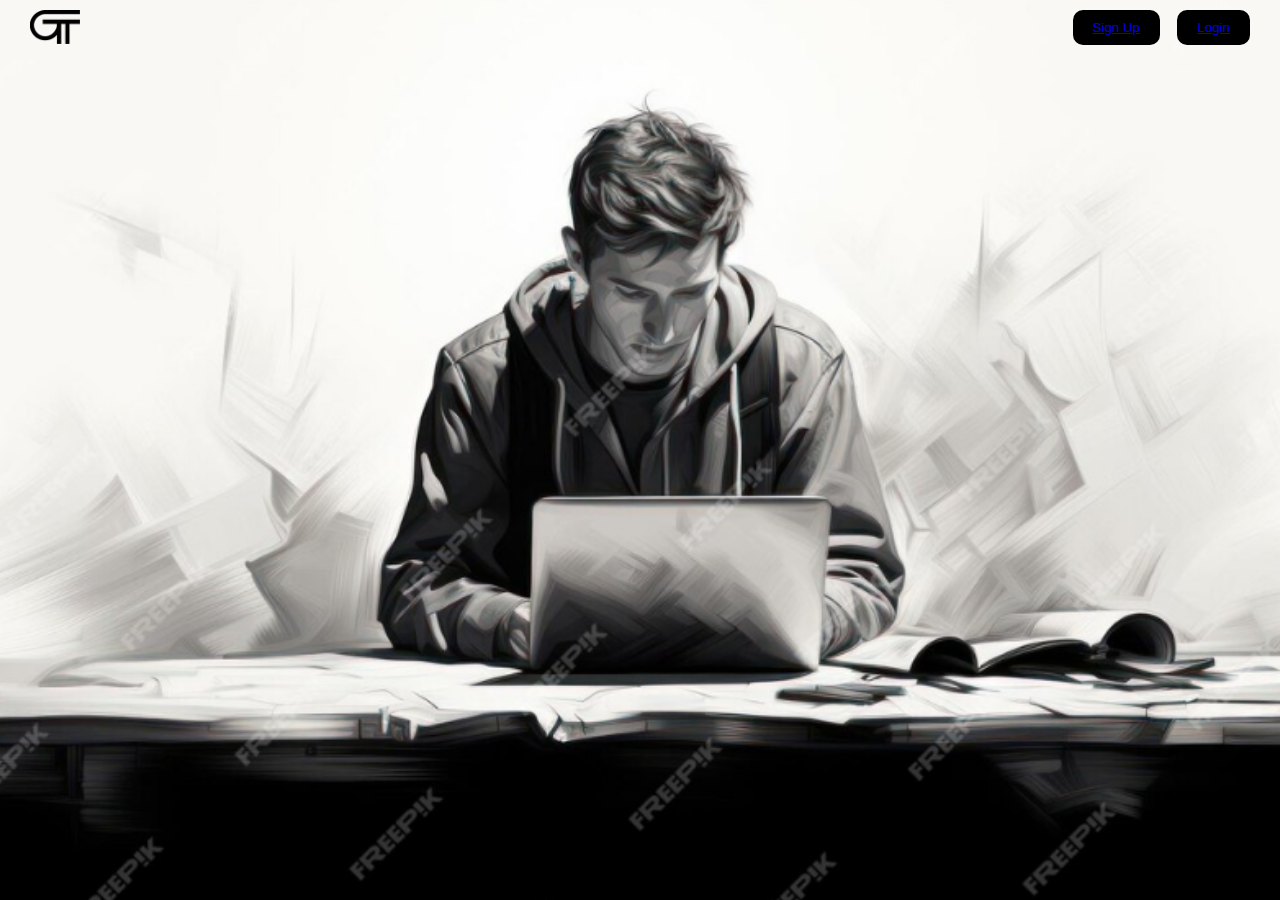
<file: index.html>
<!DOCTYPE html>
<html lang="en">
<head>
    <meta charset="UTF-8">
    <meta name="viewport" content="width=device-width, initial-scale=1.0">
    <link rel="icon" type="image/png" href="assest/favicon.png" sizes="16x16">
    <link rel="stylesheet" href="style.css">
    <title>Get Treat</title>
</head>
<body>
    <div class="header">
        <img class="icon" src="assest/favicon.png" alt="">
        <button class="button one"><a href="login.html">Login</a></button>
        <button class="button two"><a href="SIGUP.html">Sign Up</a></button>
</div>
<script src="script.js"></script> 
</body>
</html>
</file>
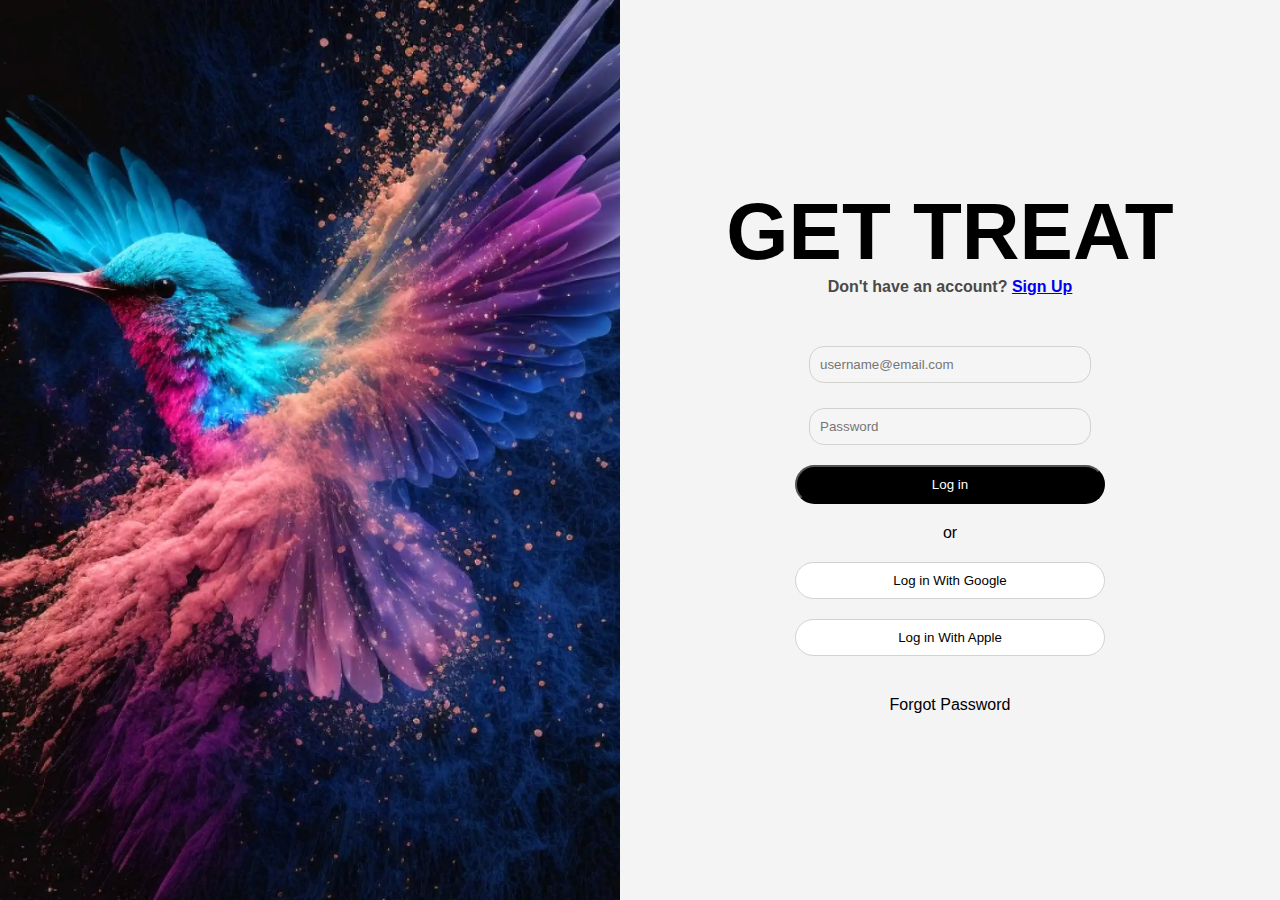
<file: login.html>
<!DOCTYPE html>
<html lang="en">
<head>
    <meta charset="UTF-8">
    <meta name="viewport" content="width=device-width, initial-scale=1.0">
    <title>GET TREAT - Login</title>
    <link rel="stylesheet" href="style1.css">
    <link rel="icon" type="image/png" href="assest/favicon.png" sizes="16x16">
</head>
<body>
<div class="container">
    <div class="sidebar">
        <img class="loginimg" src="assest/birdlogin.webp" alt="">
    </div>

    <div class="home">
        <section id="login-page">
            <div class="loginhead">GET TREAT
                <div class="doregister">Don't have an account? <a href="SIGNUP.html" class="register">Sign Up</a></div>
            </div>
            <form id="loginForm">
                <div class="form-group">
                    <label for="email"><span class="loginLabel"></span></label>
                    <input type="email" id="loginEmail" name="email" placeholder="username@email.com" required>
                </div>
                <div class="form-group">
                    <label for="password"><span class="loginLabel"></span></label>
                    <input type="password" id="loginPassword" name="password" placeholder="Password" required>
                </div>
                <div id="submit-button">
                    <button class="btn btn-secondary" type="submit">Log in</button>
                </div>
            </form>
            <div class="page">
                <div class="divider">or</div>
                <button class="google" type="button">Log in With Google</button>
                <button class="apple" type="button">Log in With Apple</button>
                <div class="end">Forgot Password</div>
            </div>
        </section>
    </div>
</div>
<script src="script.js"></script>
</body>
</html>
</file>
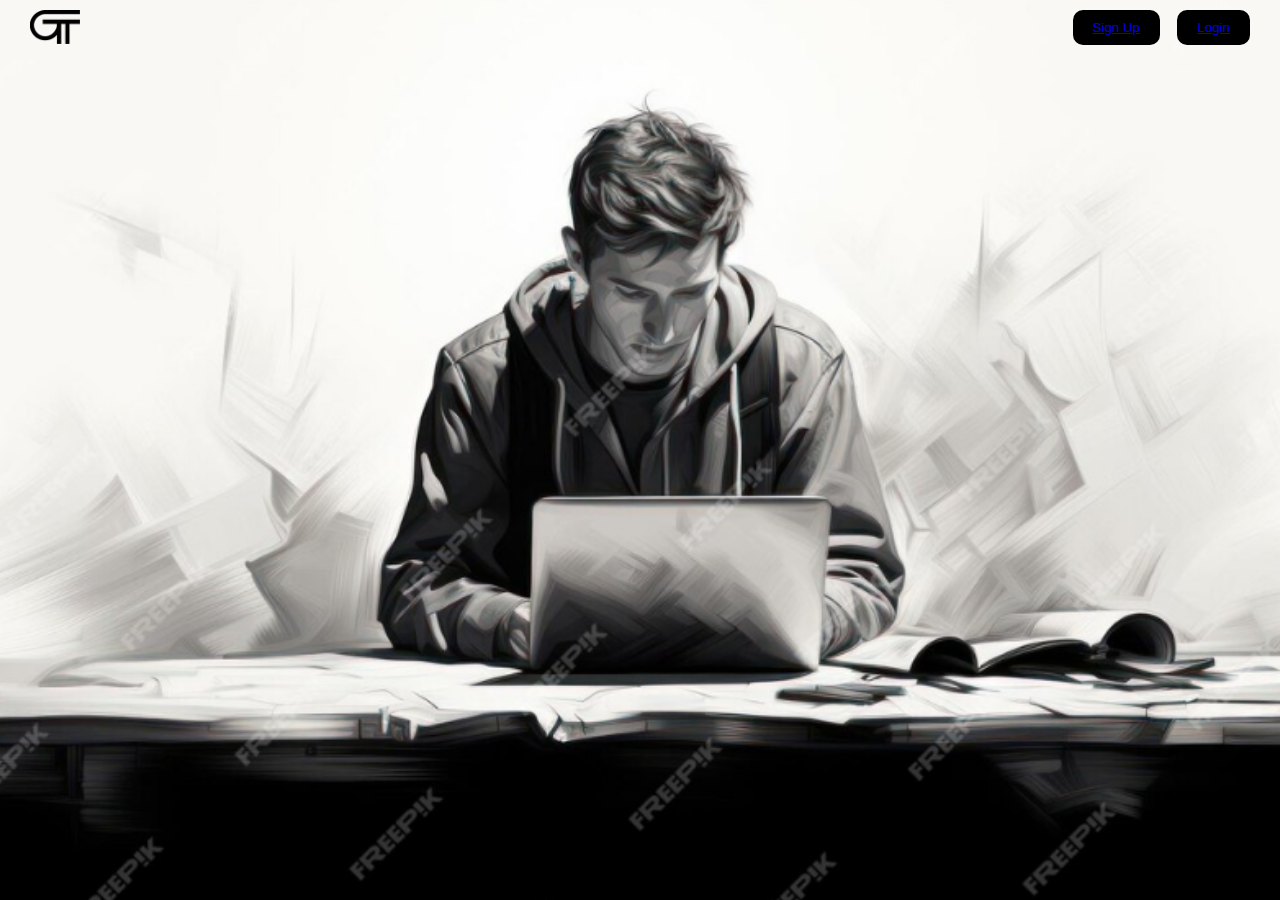
<file: main.html>
<!DOCTYPE html>
<html lang="en">
<head>
    <meta charset="UTF-8">
    <meta name="viewport" content="width=device-width, initial-scale=1.0">
    <title>Main Page - Post Assignments</title>
    <link rel="stylesheet" href="style3.css">
</head>
<body>
    <header>
        <h1>Welcome to the Freelance Assignment Platform</h1>
        <p id="welcomeMessage"></p>
        <button onclick="logout()">Logout</button>
    </header>

    <section id="assignmentSection">
        <h2>Post an Assignment</h2>
        <form id="assignmentForm">
            <div class="form-group">
                <label for="assignmentTitle">Assignment Title:</label>
                <input type="text" id="assignmentTitle" name="assignmentTitle" required>
            </div>
            <div class="form-group">
                <label for="assignmentFile">Upload Assignment (PDF):</label>
                <input type="file" id="assignmentFile" accept=".pdf" required>
            </div>
            <div class="form-group">
                <label for="amount">Amount (Rs):</label>
                <input type="number" id="amount" name="amount" required>
            </div>
            <button type="submit">Post Assignment</button>
        </form>
    </section>

    <section id="assignmentList">
        <h2>Available Assignments</h2>
        <ul id="assignments">
            <!-- Assignment items will be dynamically inserted here -->
        </ul>
    </section>

    <script src="main.js"></script>
</body>
</html>
</file>
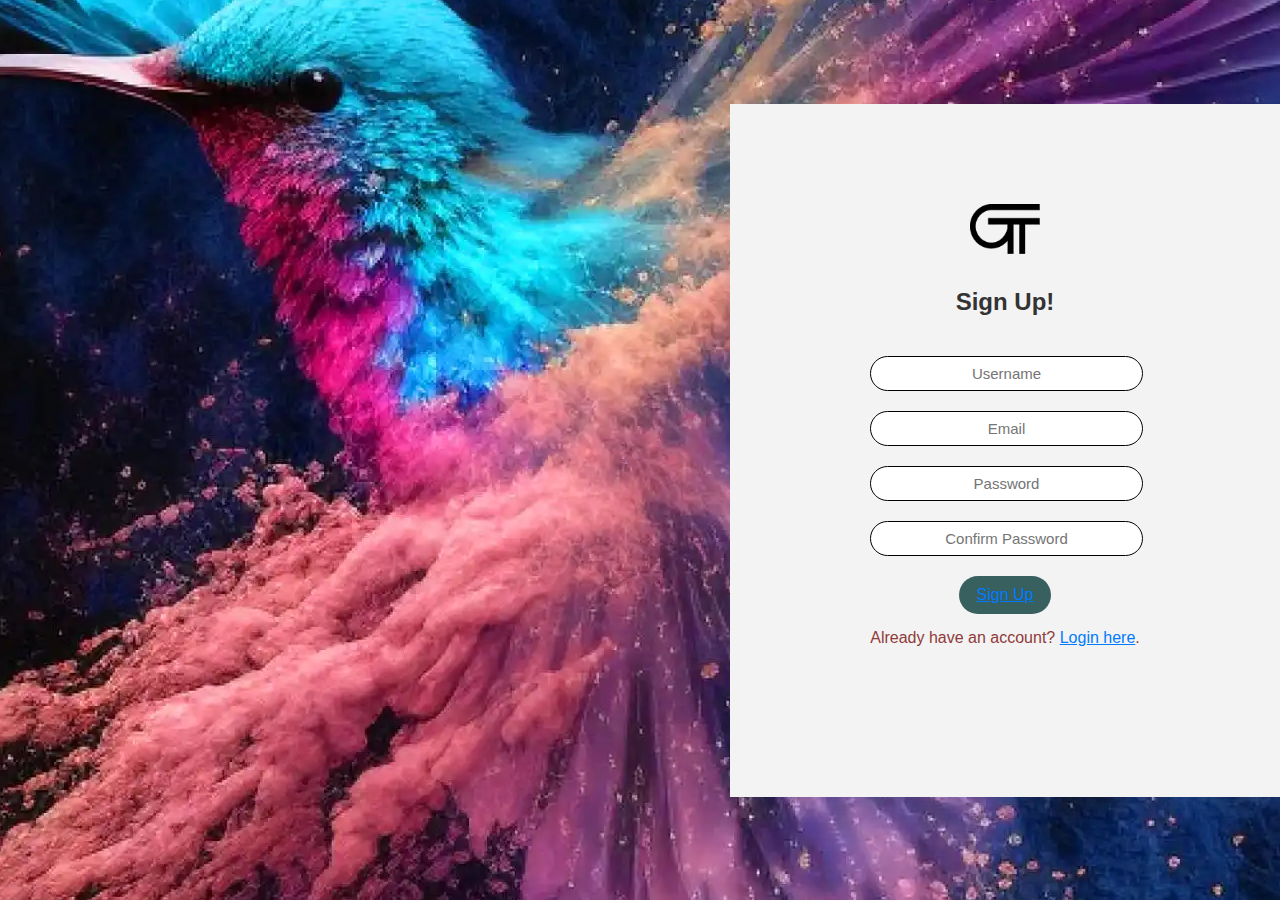
<file: SIGUP.html>
<!DOCTYPE html>
<html lang="en">
<head>
    <meta charset="UTF-8">
    <meta name="viewport" content="width=device-width, initial-scale=1.0">
    <title>Signup Page</title>
    <link rel="stylesheet" href="style2.css">
    <link rel="icon" type="image/png" href="assest/favicon.png" sizes="16x16">
</head>
<body>
    <div class="container">
        <img id="logo" src="assest/favicon.png" alt="User Avatar" class="avatar">
        <h2>Sign Up!</h2>
        <form id="signupForm">
            <div class="input-group">
                <input type="text" id="username" placeholder="Username" required>
            </div>
            <div class="input-group">
                <input type="email" id="email" placeholder="Email" required>
            </div>
            <div class="input-group">
                <input type="password" id="password" placeholder="Password" required>
            </div>
            <div class="input-group">
                <input type="password" id="confirmPassword" placeholder="Confirm Password" required>
            </div>
            <button type="submit"><a href="login.html">Sign Up</a></button>
        </form>
        <p>Already have an account? <a href="login.html">Login here</a>.</p>
    </div>

    <script src="script.js"></script>
</body>
</html>
</file>
<file: style.css>
body {
    
    background-image: url('assest/backround.png');
    background-size: cover;
    background-position: center;
    background-repeat: no-repeat;
    height: 100vh;
    margin: 0;
    display: flex;
    background-color: rgba(0, 0, 0, 0.5);
}

.button {
    padding: 10px 20px;
    border: none;
    border-radius: 10px;
    cursor: pointer;
}

.one {
    position: absolute;
    top: 10px;
    right: 30px;
    padding: 10px 20px;
    background-color: #000000;
    color: white;
    transition: all 0.3s ease;
}

.two {
    position: absolute;
    top: 10px;
    right: 120px;
    padding: 10px 20px;
    background-color: #000000;
    color: white;
    transition: all 0.3s ease;
}

.one:hover, .two:hover {
    background-color: #333; 
    transform: translateY(-2px);
}
.icon {
    position: relative;
    top: 10px;
    left: 30px;
    width: 50px;
    transition: transform 0.3s ease;
}

.icon:hover {
    transform: rotate(20deg) scale(1.1); 
    cursor: pointer;
}
</file>
<file: style1.css>
/* Global Styles */
body {
  margin: 0;
  font-family: Arial, sans-serif;
  background-color: #f4f4f4;
}

.container {
  display: flex;
  height: 100vh;
  width: 100%;
}

/* Sidebar (Left Side with Image) */
.sidebar {
  width: 50%;
  display: flex;
  justify-content: center;
  align-items: center;
  background-color: #f4f4f4;
}

.loginimg {
  width: 100%;
  height: 100%;
  object-fit: cover;
}

/* Login Form (Right Side) */
.home {
  width: 50%;
  padding: 20px;
  display: flex;
  flex-direction: column;
  justify-content: center;
}

.loginhead {
  text-align: center;
  font-size: 5rem;
  font-weight: bold;
  margin-bottom: 40px;
}

.doregister {
  font-size: medium;
  color: rgb(73, 73, 73);
  text-align: center;
  margin-bottom: 20px;
}

.form-group {

  display: flex;
  flex-direction: column;
  align-items: center;
  margin-bottom: 15px;
  padding: 0 50px;
}

input {
  width: 50%;
  padding: 10px;
  background-color: whitesmoke;
  border: 1px solid #d4d2ce;
  color: black;
  border-radius: 15px;
  margin-top: 10px;
}

#submit-button {
  display: flex;
  justify-content: center;
  margin-top: 20px;
}

.btn.btn-secondary {
  width: 50%;
  padding: 10px;
  border-radius: 20px;
  background-color: black;
  color: white;
  cursor: pointer;
}

.page {
  display: flex;
  flex-direction: column;
  align-items: center;
  gap: 20px;
  margin-top: 20px;
}

.divider {
  text-align: center;
}

.google, .apple {
  width: 50%;
  padding: 10px;
  border-radius: 20px;
  border: 1px solid #d4d2ce;
  background-color: white;
  cursor: pointer;
}

.end {
  margin-top: 20px;
  text-align: center;
  cursor: pointer;
  color: black;
}
</file>
<file: style3.css>
/* General Styles */
body {
    font-family: 'Arial', sans-serif;
    margin: 0;
    padding: 0;
    background-color: #f5f5f5;
}

header {
    background-color: #4CAF50;
    color: white;
    padding: 1em;
    text-align: center;
}

h1 {
    font-size: 2rem;
    margin: 0;
}

p {
    margin: 0.5em 0;
}

button {
    background-color: #4CAF50;
    color: white;
    border: none;
    padding: 0.5em 1em;
    cursor: pointer;
    font-size: 1rem;
    transition: background-color 0.3s ease;
}

button:hover {
    background-color: #45a049;
}

button.logout {
    background-color: #f44336;
}

button.logout:hover {
    background-color: #d32f2f;
}

.container {
    width: 90%;
    margin: auto;
    padding: 2em 0;
}

/* Assignment Section */
#assignmentSection {
    background-color: #ffffff;
    border: 1px solid #ddd;
    border-radius: 10px;
    padding: 2em;
    margin-bottom: 2em;
    box-shadow: 0 4px 6px rgba(0, 0, 0, 0.1);
}

h2 {
    font-size: 1.5rem;
    margin-bottom: 1em;
    color: #333;
}

.form-group {
    margin-bottom: 1em;
}

label {
    display: block;
    margin-bottom: 0.5em;
    font-weight: bold;
}

input[type="text"],
input[type="file"],
input[type="number"] {
    width: 100%;
    padding: 0.75em;
    font-size: 1rem;
    border: 1px solid #ddd;
    border-radius: 5px;
    margin-bottom: 0.5em;
    box-sizing: border-box;
}

input[type="text"]:focus,
input[type="file"]:focus,
input[type="number"]:focus {
    border-color: #4CAF50;
    outline: none;
}

#assignments ul {
    list-style-type: none;
    padding: 0;
}

#assignments li {
    background-color: white;
    border: 1px solid #ddd;
    padding: 1em;
    margin-bottom: 1em;
    border-radius: 8px;
    box-shadow: 0 2px 4px rgba(0, 0, 0, 0.1);
}

#assignments li strong {
    font-size: 1.2rem;
    color: #333;
}

#assignments li a {
    display: inline-block;
    margin-top: 0.5em;
    color: #4CAF50;
    text-decoration: none;
}

#assignments li a:hover {
    text-decoration: underline;
}

/* Bids Section */
#assignments li button {
    background-color: #ff9800;
    color: white;
    border: none;
    padding: 0.5em;
    font-size: 1rem;
    margin-top: 1em;
    cursor: pointer;
    transition: background-color 0.3s ease;
}

#assignments li button:hover {
    background-color: #e68900;
}

#assignments li p {
    margin-top: 0.5em;
    font-size: 0.9rem;
    color: #555;
}

#bids {
    margin-top: 1em;
    font-size: 0.9rem;
}

#bids p {
    background-color: #f1f1f1;
    padding: 0.5em;
    border-radius: 5px;
    margin-bottom: 0.5em;
    color: #333;
}

/* Responsiveness */
@media (max-width: 768px) {
    body {
        font-size: 0.9rem;
    }

    header {
        font-size: 1.5rem;
    }

    #assignmentSection {
        padding: 1em;
    }

    input[type="text"],
    input[type="file"],
    input[type="number"] {
        font-size: 0.9rem;
        padding: 0.5em;
    }

    button {
        padding: 0.5em;
        font-size: 0.9rem;
    }
}
</file>
<file: style2.css>
body {
    font-family: 'Arial', sans-serif;
    background-color: rg;
    display: flex;
    justify-content: flex-end;
    align-items: center;
    height: 100vh;
    margin: 0;
    background-image: url(assest/birdlogin.webp);
    background-position: center;
    background-size: auto;
    
}
.container {
    background: rgb(243, 243, 243);
    position: static;
    padding: 20px;
    border-radius: 0px;
    box-shadow: 0px 10px 25px rgba(86, 92, 92, 0.1);
    width: 510px;
    height: 653px;
    text-align: center;
}
#logo {
    margin-top: 80px;
    width: 70px;
    margin-bottom: 20px;
    height: 50px;
}

h2 {
    margin-bottom: 20px;
    color: #333;
    font-family: 'Lucida Sans', 'Lucida Sans Regular', 'Lucida Grande', 'Lucida Sans Unicode', Geneva, Verdana, sans-serif;
    font-weight: 1200;
    font-size: 45 px;
    margin-top: 10px;
    margin-bottom: 40px
}

.input-group {
    margin-bottom: 20px;
    text-align: left;
    align-items: center;
}

label {
    display: block;
    margin-bottom: 3px;
    color: #483939;
    font-weight: 400;
    font-family: 'Trebuchet MS', 'Lucida Sans Unicode', 'Lucida Grande', 'Lucida Sans', Arial, sans-serif;
    margin-left: 0px;
}

input {
    width: 50%;
    padding: 8px;
    border: 1px solid #000000;
    border-radius:50px;
    font-size: 15px;
    text-align: center;
    margin-left: 120px;
}

input:focus {
    border-color: #0c1a29;
    outline: #38605f;
}

button {
    width: 18%;
    padding: 10px;
    background-color:#38605f;
    color: white;
    border: none;
    border-radius: 30px;
    cursor: pointer;
    font-size: 16px;
}

button:hover {
    background-color: #c91d6d;
    transform: scale(1.1);
}
p {
    margin-top: 15px;
    color: #903a3a;
}

a {
    color: #007BFF;
    text-decoration: underline;
}

a:hover {
    text-decoration: underline;
}
</file>
